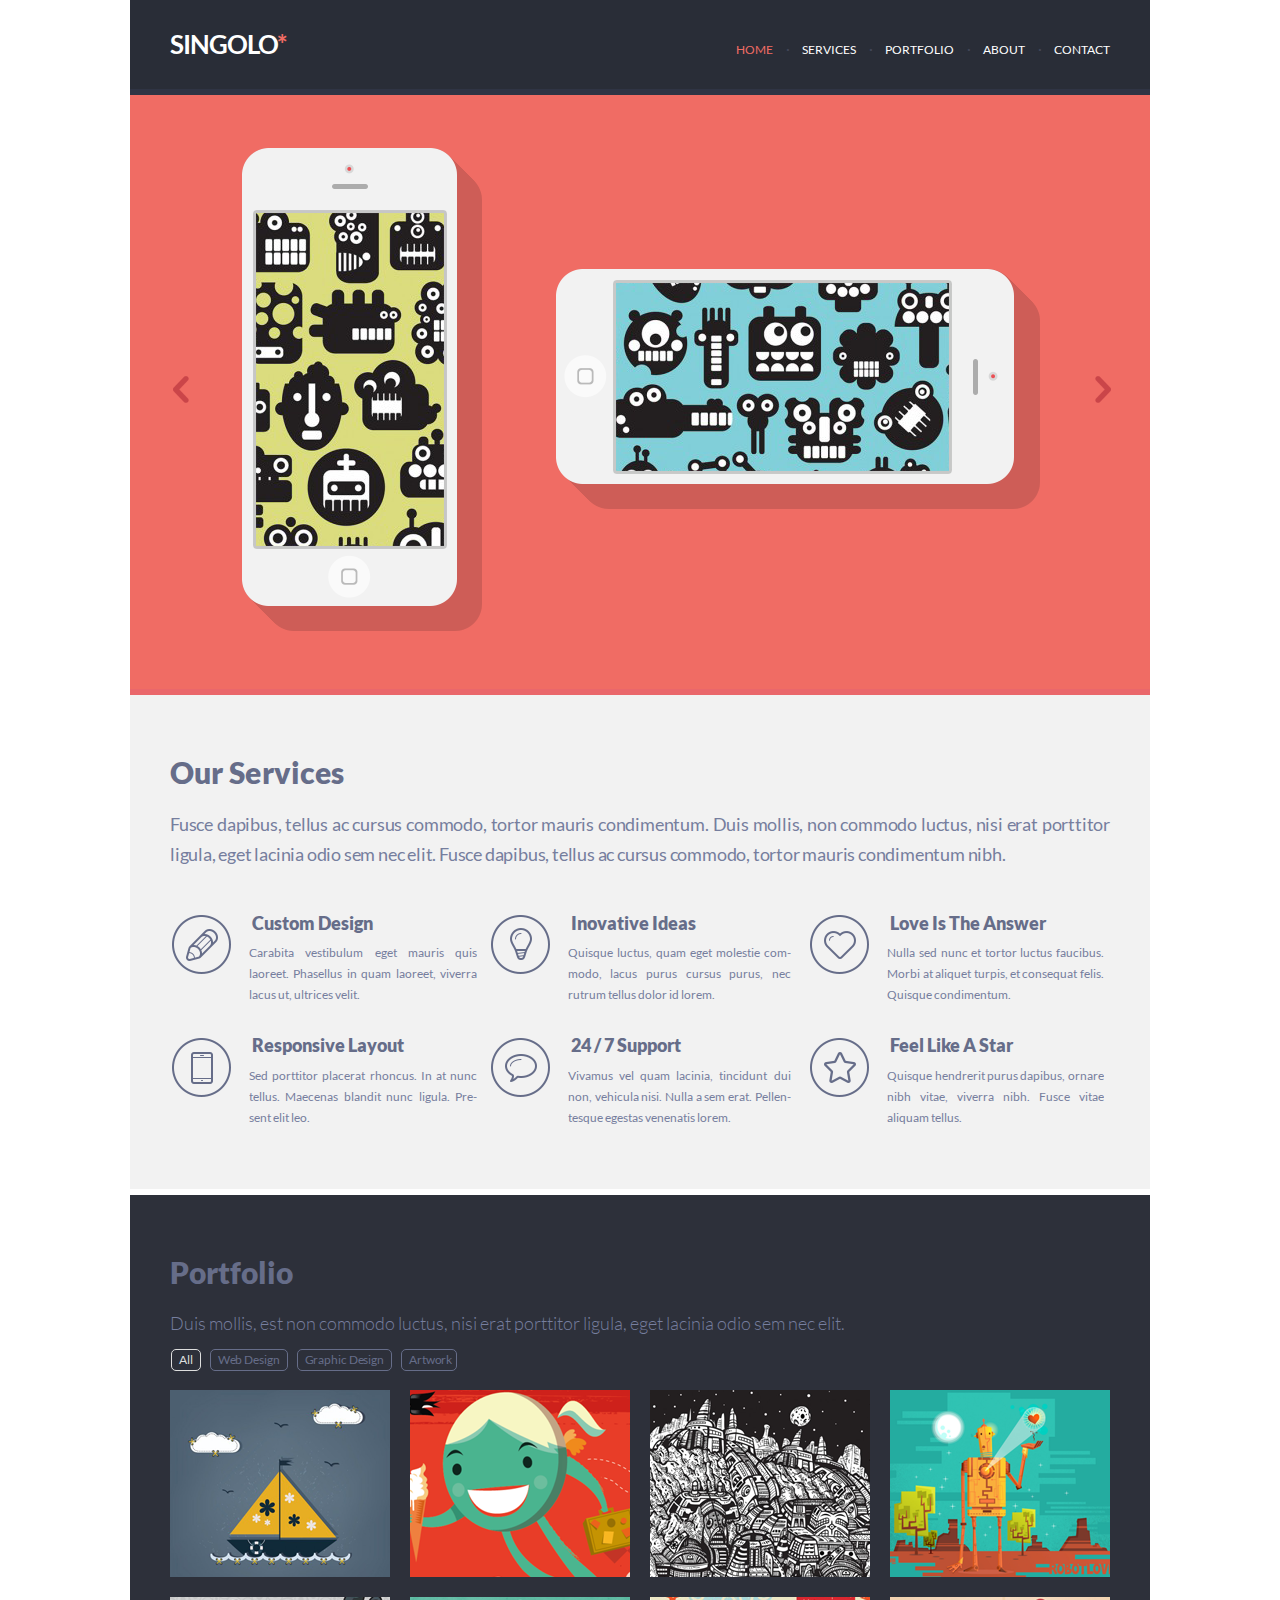
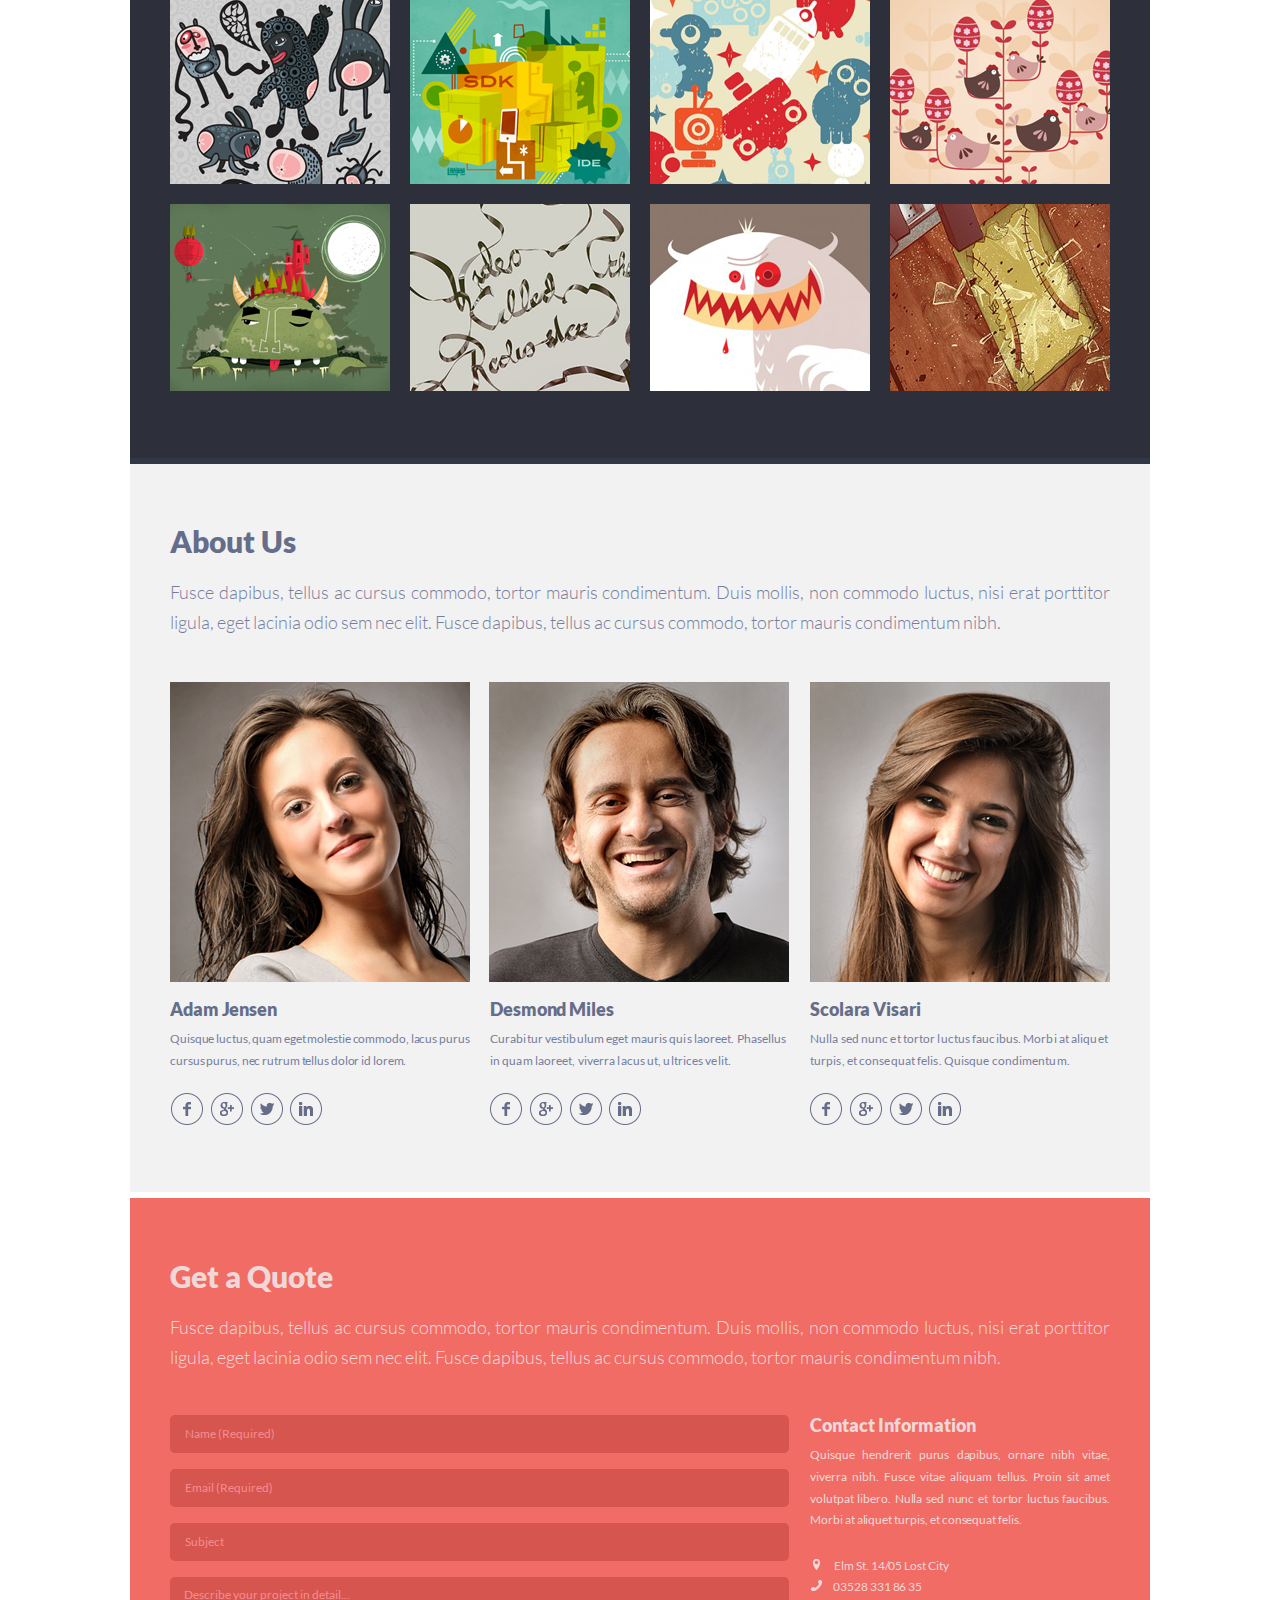
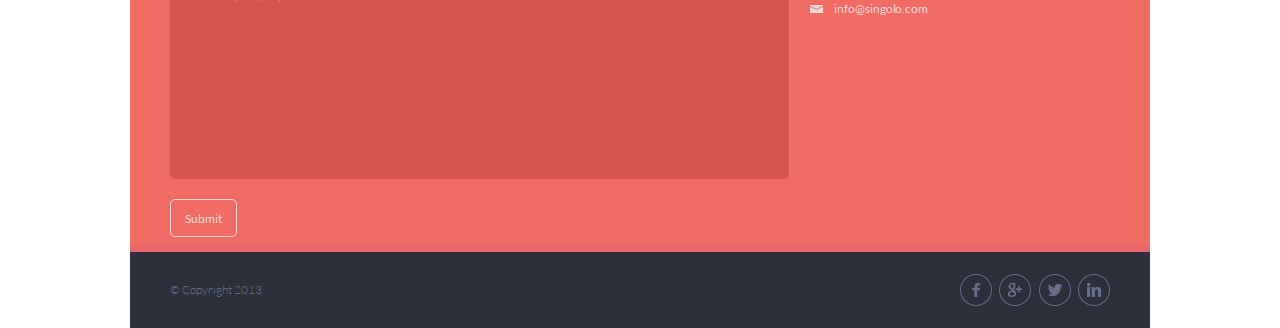
<file: index.html>
<!DOCTYPE html>
<html lang="en">
<head>
  <meta charset="UTF-8">
  <meta name="viewport" content="width=device-width, initial-scale=1.0">
  <title>Singolo</title>
  <link rel="stylesheet" href="style.css">
</head>
<body>
  <header>
    <div class="wrapper">  
      <div class="logo">     
        <a href="#" class="logo-header uppercase"><h1>Singolo<span class="logo-star">*</span></h1></a>
      </div> 
      <nav class="navigation">
        <div class="navigation__item uppercase"><a class="navigation__item-selected" href="#">Home</a></div>
        <div class="navigation__separator">.</div>
        <div class="navigation__item uppercase">Services</div>
        <div class="navigation__separator">.</div>
        <div class="navigation__item uppercase">Portfolio</div>
        <div class="navigation__separator">.</div>
        <div class="navigation__item uppercase">About</div>
        <div class="navigation__separator">.</div>
        <div class="navigation__item uppercase">Contact</div>
      </nav>
    </div>
  </header>

  <main>
    <div class="slider">
      <div class="slider__arrow">
        <img class="sliders__arrow-left" src="assets/img/chev_left.png" alt="Arrow Left">
      </div>
      <div class="slider__phone">
        <img class="slider__phone-vertical" src="assets/img/iPhone Vertical.png" alt="Phone">
        <img class="slider__phone-horisontal" src="assets/img/iPhone Horizontal.png" alt="Phone">
      </div>
      <div class="slider__arrow">
        <img class="slider__arrow-right" src="assets/img/chev_right.png" alt="Arrow right">
      </div>
    </div>

    <section class="our-services">
      <div class="wrapper">
        <h2>Our Services</h2>
        <p class="our-services__description">Fusce dapibus, tellus ac cursus commodo, tortor mauris condimentum. Duis mollis, non commodo luctus, nisi erat porttitor ligula, eget lacinia odio sem nec elit. Fusce dapibus, tellus ac cursus commodo, tortor mauris condimentum nibh.</p>
        <div class="layout-3-column">
          <div class="services">
            <img class="services__icon" src="assets/img/icons/icon_pen.png" alt="Icon Pen">
            <div class="services__description">
              <h3>Custom Design</h3>
              <p>Carabita vestibulum eget mauris quis laoreet. Phasellus in quam laoreet, viverra lacus ut, ultrices velit.</p>
            </div>
          </div>
        <div class="services">
          <img class="services__icon" src="assets/img/icons/icon_lamp.png" alt="Icon lamp">
          <div class="services__description">
            <h3>Inovative Ideas</h3>
            <p>Quisque luctus, quam eget molestie com-modo, lacus purus cursus purus, nec rutrum tellus dolor id lorem.</p>
          </div>
        </div>
        <div class="services">
          <img class="services__icon" src="assets/img/icons/icon_heart.png" alt="Icon Heart">
          <div class="services__description">
            <h3>Love Is The Answer</h3>
            <p>Nulla sed nunc et tortor luctus faucibus. Morbi at aliquet turpis, et consequat felis. Quisque condimentum.</p>
          </div>
        </div>
        <div class="services">
          <img class="services__icon" src="assets/img/icons/icon_phone.png" alt="Icon Phone">
          <div class="services__description">
            <h3>Responsive Layout</h3>
            <p>Sed porttitor placerat rhoncus. In at nunc tellus. Maecenas blandit nunc ligula. Pre-sent elit leo.</p>
          </div>
        </div>
        <div class="services">
          <img class="services__icon" src="assets/img/icons/icon_bubble.png" alt="Icon ChatBubble">
          <div class="services__description">
            <h3>24 / 7 Support</h3>
            <p>Vivamus vel quam lacinia, tincidunt dui non, vehicula nisi. Nulla a sem erat. Pellen-tesque egestas venenatis lorem.</p>
          </div>
        </div>
        <div class="services">
          <img class="services__icon" src="assets/img/icons/icon_star.png" alt="Icon Star">
          <div class="services__description">
            <h3>Feel Like A Star</h3>
            <p>Quisque hendrerit purus dapibus, ornare nibh vitae, viverra nibh. Fusce vitae aliquam tellus.</p>
          </div> 
        </div>
      </div>
    </section>

		<section class="portfolio">
			<div class="wrapper">
				<h2>Portfolio</h2>
				<p>Duis mollis, est non commodo luctus, nisi erat porttitor ligula, eget lacinia odio sem nec elit.</p>
				<div class="portfolio__tags">
					<button class="tag selected">All</button>
					<button class="tag">Web Design</button>
					<button class="tag">Graphic Design</button>
					<button class="tag">Artwork</button>
				</div>
				<div class="portfolio__pictures">
					<img class="portfolio__picture" src="assets/img/image-1.png" alt="Ship illustration">
					<img class="portfolio__picture" src="assets/img/image-2.png" alt="Smiling girl with ice-cream illustration">
					<img class="portfolio__picture" src="assets/img/image-3.png" alt="City black and white illustration">
					<img class="portfolio__picture" src="assets/img/image-4.png" alt="Robot illustration">
					<img class="portfolio__picture" src="assets/img/image-5.png" alt="Strange animals illustration">
					<img class="portfolio__picture" src="assets/img/image-6.png" alt="Building with SDK title illustration">
					<img class="portfolio__picture" src="assets/img/image-7.png" alt="Robots illustration">
					<img class="portfolio__picture" src="assets/img/image-8.png" alt="Hens illustration">
					<img class="portfolio__picture" src="assets/img/image-9.png" alt="Monster with castle on top illustration">
					<img class="portfolio__picture" src="assets/img/image-10.png" alt="Calligraphy „Video killed Radio“">
					<img class="portfolio__picture" src="assets/img/image-11.png" alt="Creepy Monster illustration">
					<img class="portfolio__picture" src="assets/img/image-12.png" alt="Broken Glass illustration">
				</div>
			</div>
		</section>
	
		<section class="about-us">
			<div class="wrapper">
				<h2>About Us</h2>
				<p>Fusce dapibus, tellus ac cursus commodo, tortor mauris condimentum. Duis mollis, non commodo luctus, nisi erat porttitor ligula, eget lacinia odio sem nec elit. Fusce dapibus, tellus ac cursus commodo, tortor mauris condimentum nibh.</p>
				<div class="about-us__layout-3-column">
					<div class="about-us__employee">
						<img class="about-us__employee-photo" src="assets/img/photo-Adam.png" alt="Adam Jensen">
						<h3>Adam Jensen</h3>
						<p>Quisque luctus, quam eget molestie commodo, lacus purus cursus purus, nec rutrum tellus dolor id lorem.</p>
						<div class="about-us__social-media">
							<a href="#"><img class="icon" src="assets/img/icons/icon-facebook.png" alt="facebook logo"></a>
							<a href="#"><img class="icon" src="assets/img/icons/icon-google+.png" alt="google+ logo"></a>
							<a href="#"><img class="icon" src="assets/img/icons/icon-twitter.png" alt="twitter logo"></a>
							<a href="#"><img class="icon" src="assets/img/icons/icon-linkedin.png" alt="linkedin logo"></a>
						</div>
					</div>
					<div class="about-us__employee">
						<img class="about-us__employee-photo" src="assets/img/photo-Desmond.png" alt="Desmond Miles">
						<h3>Desmond Miles</h3>
						<p>Curabitur vestibulum eget mauris quis laoreet. Phasellus in quam laoreet, viverra lacus ut, ultrices velit.</p>
						<div class="about-us__social-media">
							<a href="#"><img class="icon icon_facebook" src="assets/img/icons/icon-facebook.png" alt="facebook logo"></a>
							<a href="#"><img class="icon" src="assets/img/icons/icon-google+.png" alt="google+ logo"></a>
							<a href="#"><img class="icon" src="assets/img/icons/icon-twitter.png" alt="twitter logo"></a>
							<a href="#"><img class="icon" src="assets/img/icons/icon-linkedin.png" alt="linkedin logo"></a>
						</div>
					</div>
					<div class="about-us__employee">
						<img class="about-us__employee-photo" src="assets/img/photo-Scolara.png" alt="Scolara Visari">
						<h3>Scolara Visari</h3>
						<p>Nulla sed nunc et tortor luctus faucibus. Morbi at aliquet turpis, et consequat felis. Quisque condimentum.</p>
						<div class="about-us__social-media">
							<a href="#"><img class="icon icon_facebook" src="assets/img/icons/icon-facebook.png" alt="facebook logo"></a>
							<a href="#"><img class="icon" src="assets/img/icons/icon-google+.png" alt="google+ logo"></a>
							<a href="#"><img class="icon" src="assets/img/icons/icon-twitter.png" alt="twitter logo"></a>
							<a href="#"><img class="icon" src="assets/img/icons/icon-linkedin.png" alt="linkedin logo"></a>
						</div>
					</div> 
				</div>
			</div>
		</section>

		<section class="contacts">
			<div class="wrapper">
				<h2>Get a Quote</h2>
				<p>Fusce dapibus, tellus ac cursus commodo, tortor mauris condimentum. Duis mollis, non commodo luctus, nisi erat porttitor ligula, eget lacinia odio sem nec elit. Fusce dapibus, tellus ac cursus commodo, tortor mauris condimentum nibh.</p>	
				<div class="contact-form">
					<form method="POST">
						<input type="text" name="name" placeholder="Name (Required)" required>
						<input type="email" name="email" placeholder="Email (Required)" required>
						<input type="text" name="subject" placeholder="Subject">
						<textarea name="message" placeholder="Describe your project in detail..." cols="30" rows="13"></textarea>
						<button type="submit" formmethod="POST">Submit</button>
					</form>
					<div class="contact-form__info">
						<h3>Contact Information</h3>
						<p>Quisque hendrerit purus dapibus, ornare nibh vitae, viver&shy;ra nibh. Fusce vitae aliquam tellus. Proin sit amet volutpat libero. Nulla sed nunc et tortor luctus faucibus. Morbi at aliquet turpis, et consequat felis.</p>
						<p class="address"><img class="geolocation" src="assets/img/icons/location.png" alt="#">Elm St. 14/05 Lost City</p>
						<a class="phone" href="tel:035283318635"><img src="assets/img/icons/phone.png" alt="#">03528 331 86 35</a>
						<a class="email" href="mailto:info@singolo.com"><img src="assets/img/icons/mail.png" alt="#">info@singolo.com</a>
					</div>
				</div>
			</div>
		</section>
  </main>
    
	<footer>
		<div class="wrapper">
			<div class="copyright">&copy; Copyright 2013</div>
				<div class="social-media">
					<a href="#"><img class="social-media__icon" src="assets/img/icons/icon-facebook.png" alt="facebook logo"></a>
					<a href="#"><img class="social-media__icon" src="assets/img/icons/icon-google+.png" alt="google+ logo"></a>
					<a href="#"><img class="social-media__icon" src="assets/img/icons/icon-twitter.png" alt="twitter logo"></a>
					<a href="#"><img class="social-media__icon" src="assets/img/icons/icon-linkedin.png" alt="linkedin logo"></a>
				</div>
      </div>
    </div>
  </footer>
</body>
</html>
</file>
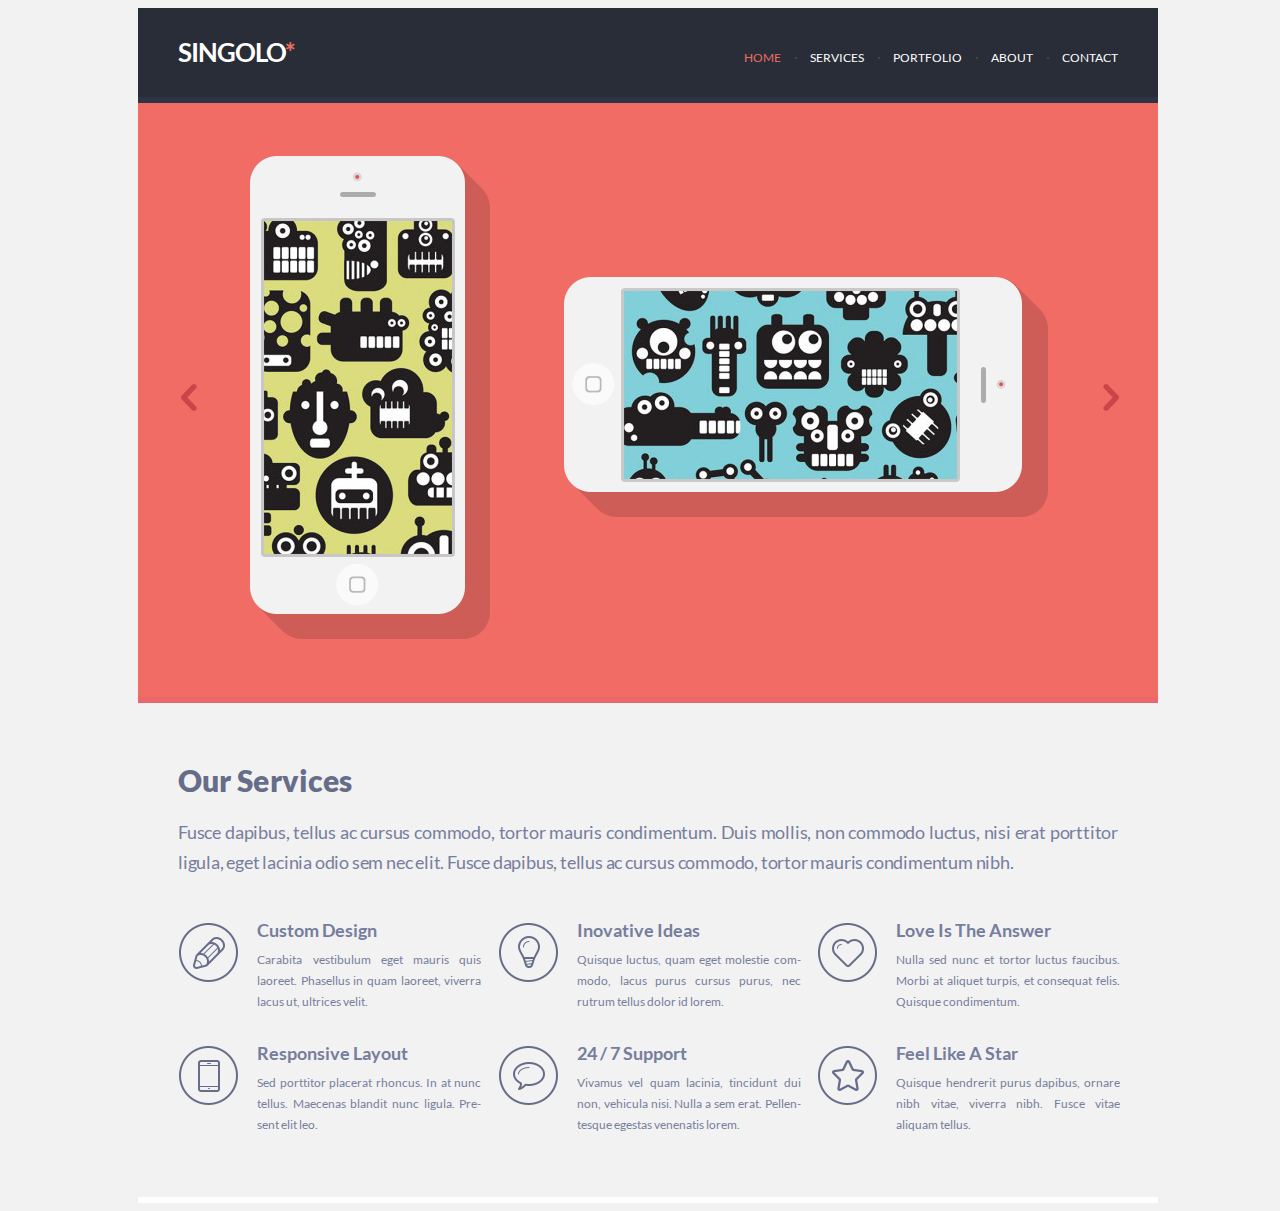
<file: singolo1.html>
<!DOCTYPE html>
<html lang="en">
<head>
    <meta charset="UTF-8">
    <meta name="viewport" content="width=device-width, initial-scale=1.0">
    <title>Singolo</title>
    <link rel="stylesheet" href="singolo1.css">
</head>
<body>
    <header>
        <div class="wrapper">  
            <div class="logo">         
                <a href="#" class="logo-header uppercase"><h1>Singolo<span class="logo-star">*</span></h1></a>
            </div> 
            <nav class="navigation">
                <div class="navigation__item uppercase"><a class="navigation__item-selected" href="#">Home</a></div>
                <div class="navigation__separator">.</div>
                <div class="navigation__item uppercase">Services</div>
                <div class="navigation__separator">.</div>
                <div class="navigation__item uppercase">Portfolio</div>
                <div class="navigation__separator">.</div>
                <div class="navigation__item uppercase">About</div>
                <div class="navigation__separator">.</div>
                <div class="navigation__item uppercase">Contact</div>
            </nav>
        </div>
    </header>
    <main>
        <div class="slider">
                <div class="slider__arrow">
                    <img class="sliders__arrow-left" src="assets/img/chev_left.png" alt="Arrow Left">
                </div>
                <div class="slider__phone">
                    <img class="slider__phone-vertical" src="assets/img/iPhone Vertical.png" alt="Phone">
                    <img class="slider__phone-horisontal" src="assets/img/iPhone Horizontal.png" alt="Phone">
                </div>
                <div class="slider__arrow">
                    <img class="slider__arrow-right" src="assets/img/chev_right.png" alt="Arrow right">
                </div>
        </div>
        <section class="our-services">
            <div class="wrapper">
            <h2>Our Services</h2>
            <p class="our-services__description">Fusce dapibus, tellus ac cursus commodo, tortor mauris condimentum. Duis mollis, non commodo luctus, nisi erat porttitor ligula, eget lacinia odio sem nec elit. Fusce dapibus, tellus ac cursus commodo, tortor mauris condimentum nibh.</p>
                <div class="layout-3-column">
                    <div class="services">
                        <img class="icon" src="assets/img/icons/icon_pen.png" alt="Icon Pen">
                        <div class="services__description">
                            <h3>Custom Design</h3>
                            <p>Carabita vestibulum eget mauris quis laoreet. Phasellus in quam laoreet, viverra lacus ut, ultrices velit.</p>
                        </div>
                    </div>
                    <div class="services">
                        <img class="icon" src="assets/img/icons/icon_lamp.png" alt="Icon lamp">
                        <div class="services__description">
                            <h3>Inovative Ideas</h3>
                            <p>Quisque luctus, quam eget molestie com-modo, lacus purus cursus purus, nec rutrum tellus dolor id lorem.</p>
                        </div>
                    </div>
                    <div class="services">
                        <img class="icon" src="assets/img/icons/icon_heart.png" alt="Icon Heart">
                        <div class="services__description">
                            <h3>Love Is The Answer</h3>
                            <p>Nulla sed nunc et tortor luctus faucibus. Morbi at aliquet turpis, et consequat felis. Quisque condimentum.</p>
                        </div>
                    </div>
                    <div class="services">
                        <img class="icon" src="assets/img/icons/icon_phone.png" alt="Icon Phone">
                        <div class="services__description">
                            <h3>Responsive Layout</h3>
                            <p>Sed porttitor placerat rhoncus. In at nunc tellus. Maecenas blandit nunc ligula. Pre-sent elit leo.</p>
                        </div>
                    </div>
                    <div class="services">
                        <img class="icon" src="assets/img/icons/icon_bubble.png" alt="Icon ChatBubble">
                        <div class="services__description">
                            <h3>24 / 7 Support</h3>
                            <p>Vivamus vel quam lacinia, tincidunt dui non, vehicula nisi. Nulla a sem erat. Pellen-tesque egestas venenatis lorem.</p>
                        </div>
                    </div>
                    <div class="services">
                        <img class="icon" src="assets/img/icons/icon_star.png" alt="Icon Star">
                        <div class="services__description">
                            <h3>Feel Like A Star</h3>
                            <p>Quisque hendrerit purus dapibus, ornare nibh vitae, viverra nibh. Fusce vitae aliquam tellus.</p>
                        </div> 
                    </div>
                </div>

            </div>
        </section>
    </main>
</body>
</html>
</file>
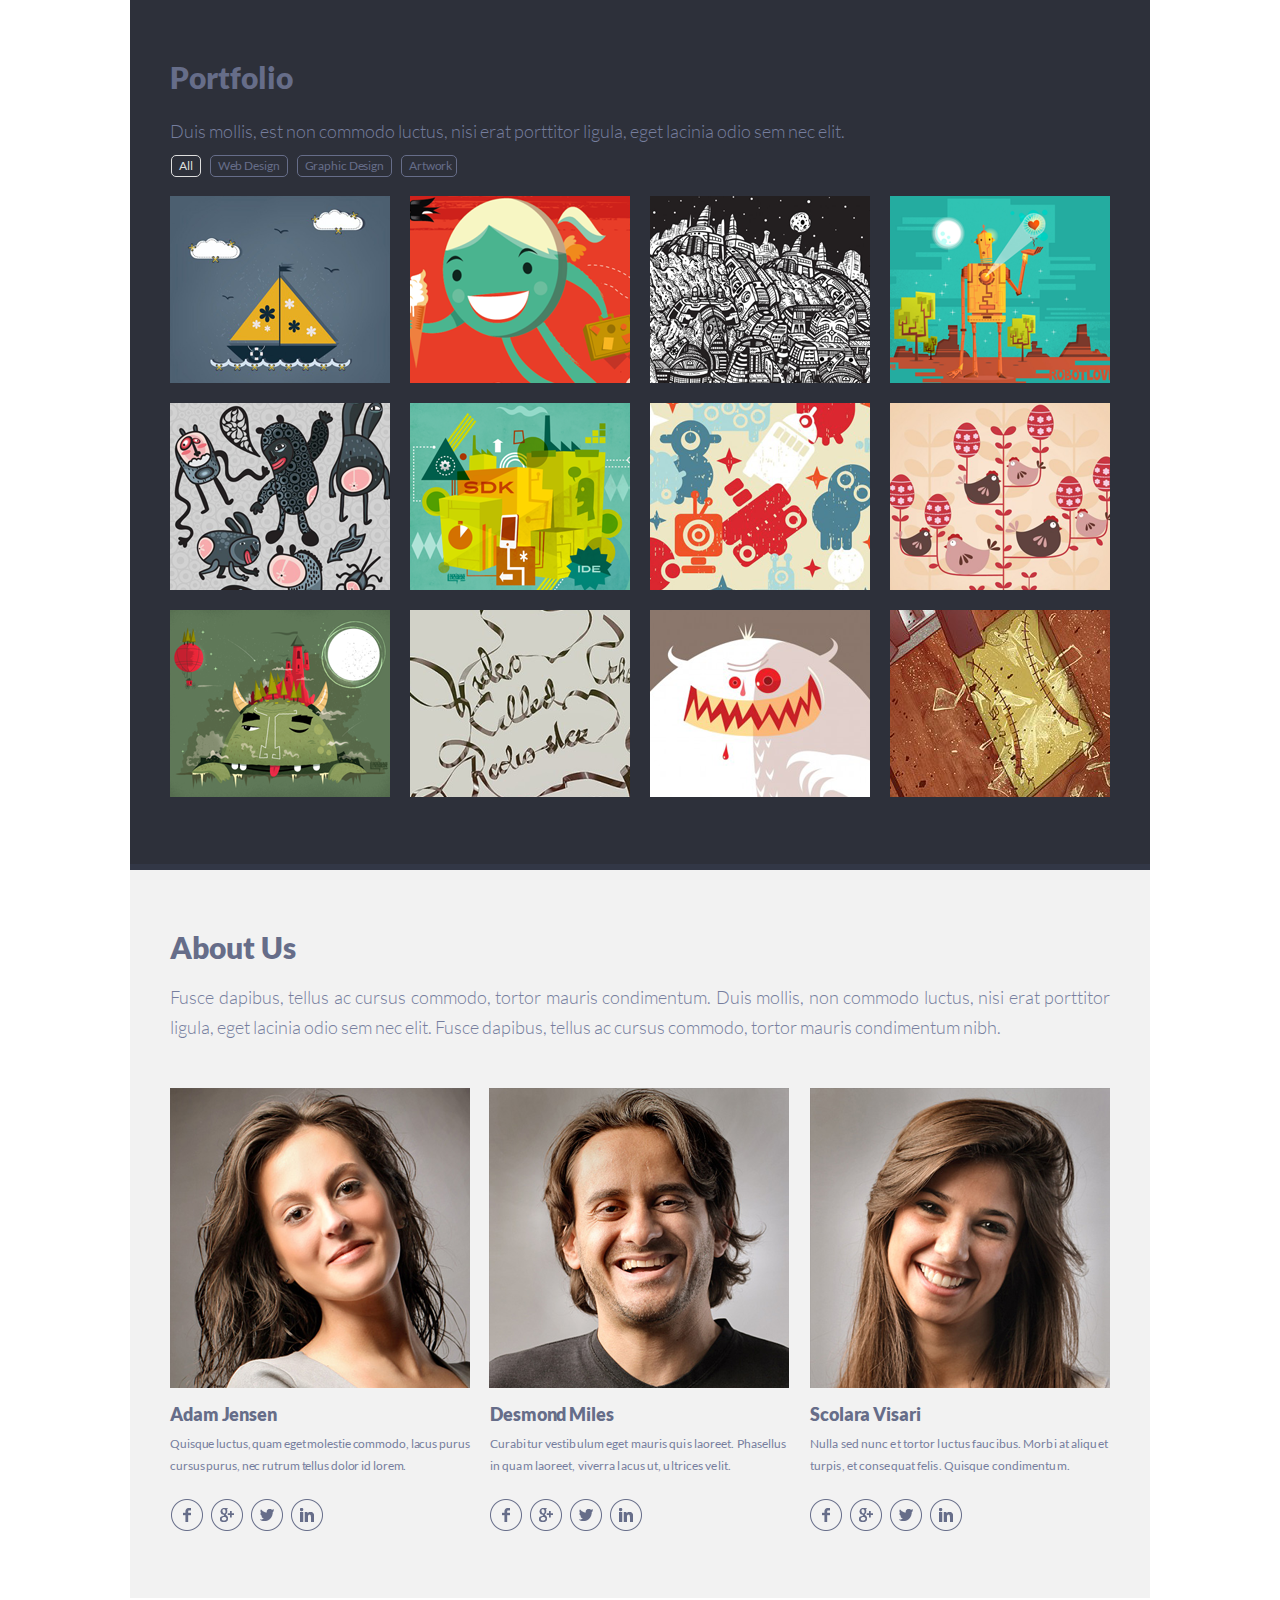
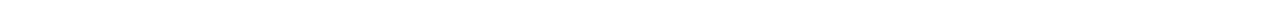
<file: singolo2.html>
<!DOCTYPE html>
<html lang="en">
<head>
    <meta charset="UTF-8">
    <meta name="viewport" content="width=device-width, initial-scale=1.0">
    <link rel="stylesheet" href="singolo2.css">
    <title>Singolo</title>
</head>
<body>
    <section class="portfolio">
      <div class="wrapper">
        <h2>Portfolio</h2>
        <p>Duis mollis, est non commodo luctus, nisi erat porttitor ligula, eget lacinia odio sem nec elit.</p>
        <div class="portfolio__tags">
          <button class="tag selected">All</button>
          <button class="tag">Web Design</button>
          <button class="tag">Graphic Design</button>
          <button class="tag">Artwork</button>
        </div>
        <div class="portfolio__pictures">
            <img class="portfolio__picture" src="assets/img/image-1.png" alt="Ship illustration">
            <img class="portfolio__picture" src="assets/img/image-2.png" alt="Smiling girl with ice-cream illustration">
            <img class="portfolio__picture" src="assets/img/image-3.png" alt="City black and white illustration">
            <img class="portfolio__picture" src="assets/img/image-4.png" alt="Robot illustration">
            <img class="portfolio__picture" src="assets/img/image-5.png" alt="Strange animals illustration">
            <img class="portfolio__picture" src="assets/img/image-6.png" alt="Building with SDK title illustration">
            <img class="portfolio__picture" src="assets/img/image-7.png" alt="Robots illustration">
            <img class="portfolio__picture" src="assets/img/image-8.png" alt="Hens illustration">
            <img class="portfolio__picture" src="assets/img/image-9.png" alt="Monster with castle on top illustration">
            <img class="portfolio__picture" src="assets/img/image-10.png" alt="Calligraphy „Video killed Radio“">
            <img class="portfolio__picture" src="assets/img/image-11.png" alt="Creepy Monster illustration">
            <img class="portfolio__picture" src="assets/img/image-12.png" alt="Broken Glass illustration">
        </div>
      </div>
    </section>

    <section class="about-us">
      <div class="wrapper">
        <h2>About Us</h2>
        <p>Fusce dapibus, tellus ac cursus commodo, tortor mauris condimentum. Duis mollis, non commodo luctus, nisi erat porttitor ligula, eget lacinia odio sem nec elit. Fusce dapibus, tellus ac cursus commodo, tortor mauris condimentum nibh.</p>
        <div class="layout-3-column">
          <div class="about-us__employee">
            <img class="about-us__employee-photo" src="assets/img/photo-Adam.png" alt="Adam Jensen">
            <h3>Adam Jensen</h3>
            <p>Quisque luctus, quam eget molestie commodo, lacus purus cursus purus, nec rutrum tellus dolor id lorem.</p>
            <div class="social-media">
              <a href="#"><img class="icon" src="assets/img/icons/icon-facebook.png" alt="facebook logo"></a>
              <a href="#"><img class="icon" src="assets/img/icons/icon-google+.png" alt="google+ logo"></a>
              <a href="#"><img class="icon" src="assets/img/icons/icon-twitter.png" alt="twitter logo"></a>
              <a href="#"><img class="icon" src="assets/img/icons/icon-linkedin.png" alt="linkedin logo"></a>
            </div>
          </div>
          <div class="about-us__employee">
            <img class="about-us__employee-photo" src="assets/img/photo-Desmond.png" alt="Desmond Miles">
            <h3>Desmond Miles</h3>
            <p>Curabitur vestibulum eget mauris quis laoreet. Phasellus in quam laoreet, viverra lacus ut, ultrices velit.</p>
            <div class="social-media">
              <a href="#"><img class="icon icon_facebook" src="assets/img/icons/icon-facebook.png" alt="facebook logo"></a>
              <a href="#"><img class="icon" src="assets/img/icons/icon-google+.png" alt="google+ logo"></a>
              <a href="#"><img class="icon" src="assets/img/icons/icon-twitter.png" alt="twitter logo"></a>
              <a href="#"><img class="icon" src="assets/img/icons/icon-linkedin.png" alt="linkedin logo"></a>
            </div>
          </div>
          <div class="about-us__employee">
            <img class="about-us__employee-photo" src="assets/img/photo-Scolara.png" alt="Scolara Visari">
            <h3>Scolara Visari</h3>
            <p>Nulla sed nunc et tortor luctus faucibus. Morbi at aliquet turpis, et consequat felis. Quisque condimentum.</p>
            <div class="social-media">
              <a href="#"><img class="icon icon_facebook" src="assets/img/icons/icon-facebook.png" alt="facebook logo"></a>
              <a href="#"><img class="icon" src="assets/img/icons/icon-google+.png" alt="google+ logo"></a>
              <a href="#"><img class="icon" src="assets/img/icons/icon-twitter.png" alt="twitter logo"></a>
              <a href="#"><img class="icon" src="assets/img/icons/icon-linkedin.png" alt="linkedin logo"></a>
            </div>
          </div> 
        </div>
      </div>
    </section>
  </body>
</html>
</file>
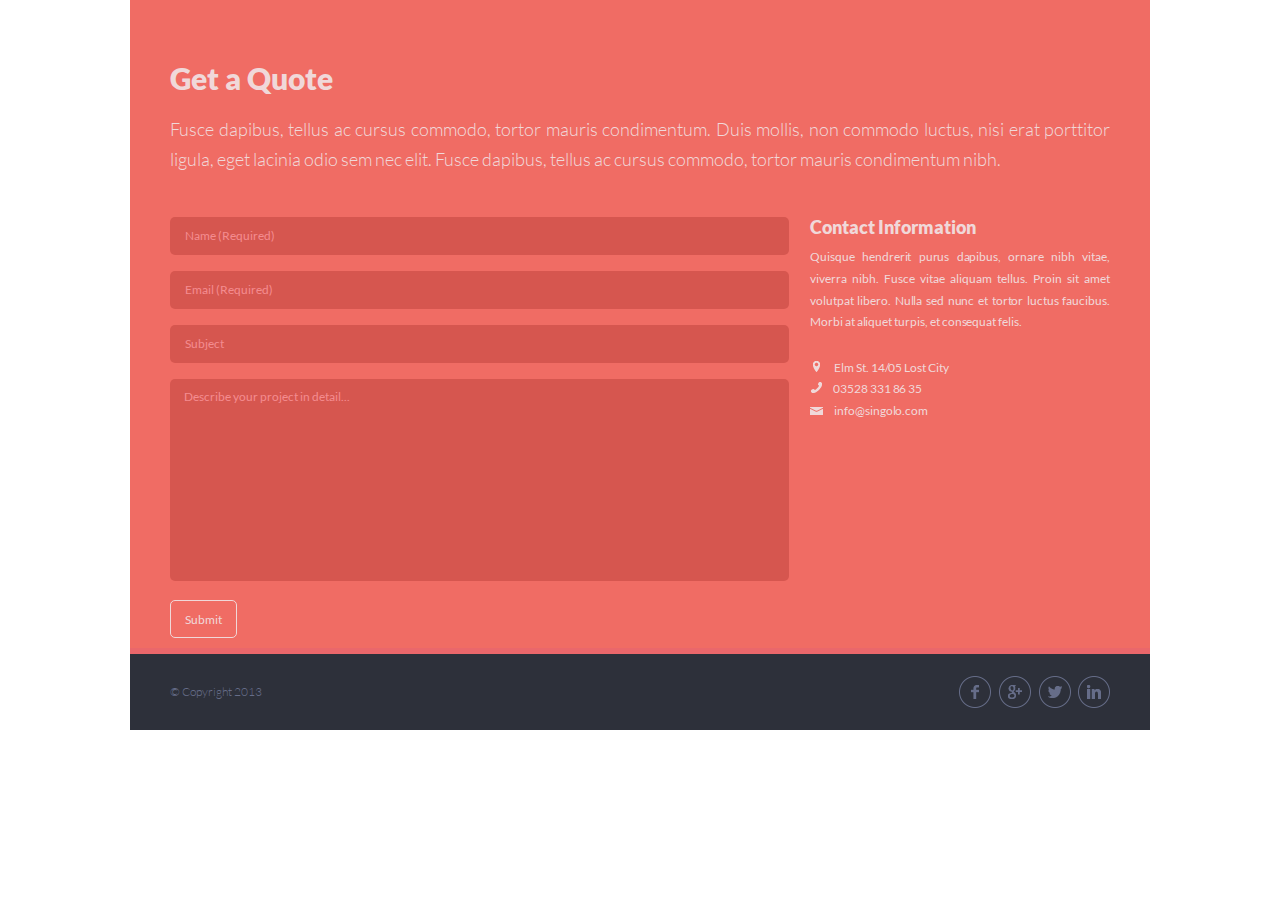
<file: singolo3.html>
<!DOCTYPE html>
<html lang="en">
<head>
  <meta charset="UTF-8">
  <meta name="viewport" content="width=device-width, initial-scale=1.0">
  <link rel="stylesheet" href="singolo3.css">
  <title>Document</title>
</head>
<body>
  <section class="contacts">
    <div class="wrapper">
      <h2>Get a Quote</h2>
      <p>Fusce dapibus, tellus ac cursus commodo, tortor mauris condimentum. Duis mollis, non commodo luctus, nisi erat porttitor ligula, eget lacinia odio sem nec elit. Fusce dapibus, tellus ac cursus commodo, tortor mauris condimentum nibh.</p>
    
    <div class="contact-form">
      <form method="POST">
        <input type="text" name="name" placeholder="Name (Required)" required>
        <input type="email" name="email" placeholder="Email (Required)" required>
        <input type="text" name="subject" placeholder="Subject">
        <textarea name="message" placeholder="Describe your project in detail..." cols="30" rows="13"></textarea>
        <button type="submit" formmethod="POST">Submit</button>
      </form>
      <div class="contact-form__info">
        <h3>Contact Information</h3>
        <p>Quisque hendrerit purus dapibus, ornare nibh vitae, viver&shy;ra nibh. Fusce vitae aliquam tellus. Proin sit amet volutpat libero. Nulla sed nunc et tortor luctus faucibus. Morbi at aliquet turpis, et consequat felis.</p>
        <p class="address"><img class="geolocation" src="assets/img/icons/location.png" alt="#">Elm St. 14/05 Lost City</p>
        <a class="phone" href="tel:035283318635"><img src="assets/img/icons/phone.png" alt="#">03528 331 86 35</a>
        <a class="email" href="mailto:info@singolo.com"><img src="assets/img/icons/mail.png" alt="#">info@singolo.com</a>
      </div>
    </div>
  </div>
  </section>

  <footer>
    <div class="wrapper">
      <div class="copyright">&copy; Copyright 2013</div>
      <div class="social-media">
        <a href="#"><img class="social-media__icon" src="assets/img/icons/icon-facebook.png" alt="facebook logo"></a>
        <a href="#"><img class="social-media__icon" src="assets/img/icons/icon-google+.png" alt="google+ logo"></a>
        <a href="#"><img class="social-media__icon" src="assets/img/icons/icon-twitter.png" alt="twitter logo"></a>
        <a href="#"><img class="social-media__icon" src="assets/img/icons/icon-linkedin.png" alt="linkedin logo"></a>
      </div>
    </div>
  </footer>
</body>
</html>
</file>
<file: style.css>
@import "./fonts.css";

html {
  width: 1020px;
  margin: 0 auto;
}

body {
  margin: 0;
  font-size: 18px;
  font-family: "Lato", sans-serif;
  color: #767e9e;
  background-color: white;
}    

.uppercase {
  text-transform: uppercase;
}

.wrapper {
  max-width: 1020px;
  margin: 0 auto;
}

header {
  height: 89px;
  background-color: #292d37;
  border-bottom: #2f3444 6px solid;
}

h2,
h3 {
  margin-block-start: 0;
  margin-block-end: 0;
  font-weight: 900;
  color: #666d89;
}

h2 {
  font-size: 30px;
}

h3 {
  font-size: 18px;
  letter-spacing: -0.01em;
  line-height: 0.8em;
}

p{
  color: #767e9e;
}

a {
  text-decoration: none;
  color: #ffffff;
}
 
.navigation {
  display: flex;
  justify-content: flex-end;
}

.logo {
  position: absolute;
  letter-spacing: -1px;
  margin-top: 15px;
  margin-left: 0px;
  font-size: 13px;
  line-height: 25px;
  color: #ffffff;
  font-family: "Lato", serif;
  font-weight: 100;
}

.logo-star {
  color: #f06c64;
}

.navigation__item {
  margin: 42px 0 20px 0;
  font-size: 12px;
  color: #ffffff;
  font-family: "Lato", serif;
  font-weight: 400;
}

.navigation__item:hover {
  color: #f06c64;
  cursor: pointer;
}

.navigation__item-selected {
  color: #f06c64;
}

.navigation__separator {
  padding: 33px 12px 25px 13px;
  color: #424657;
}

.slider {
  height: 594px;
  display: flex;
  align-items: center;
  justify-content: space-between;
  background-color: #f06c64;
  border-bottom: 6px solid #ea676b;
}

.slider__arrow {
  width: 5.4%;
  padding-bottom: 1.8px;
  cursor: pointer;
}

.sliders__arrow-left {
  padding-left: 42.5px;
  padding-bottom: 0px;
}

.slider__phone {
  display: flex;
  justify-content: space-between;
  align-items: center;
}

.slider__phone-horisontal {
  height: 240px;
  margin-left: 73.5px;
  margin-bottom: 6px;
}

.slider__phone-vertical {
  margin-bottom: 6px;
  margin-left: 2.4px;
}

.our-services {
  background-color: #f2f2f2;
  height: 494px;
  border-bottom: 6px solid #ffffff;
}

.our-services h2 {
  margin: 0;
  padding: 68px 0 0 0;
  font-size: 30px;
  letter-spacing: 0.1px;
  line-height: 18px;
  color: #666d89;
  font-weight: 900;
  text-align: left;
}

.our-services__description {
  padding: 9.5px 0;
  line-height: 30px;
  text-align: justify;
  letter-spacing: -0.2px;
}

.layout-3-column {
  display: flex;
  flex-wrap: wrap;
  justify-content: space-around;
  align-items: center;
}

.services__icon {
  margin-top: -30px;
  padding-left: 1px;
}

.layout-3-column .services:nth-child(3) .services__icon,
.layout-3-column .services:nth-child(6) .services__icon {
  margin-left: 7.5px;
  padding-left: 0;
}

.layout-3-column .services:nth-child(1) .services__icon,
.layout-3-column .services:nth-child(4) .services__icon {
  margin-left: -5px;
  padding-left: 0;
}

.layout-3-column .services:nth-child(4) .services__icon,
.layout-3-column .services:nth-child(5) .services__icon,
.layout-3-column .services:nth-child(6) .services__icon {
  margin-top: -29px;
}

.services {
  display: flex;
  align-items: center;
  max-width: 32%;
}

.services__description {
  margin-left: 18px;
  margin-top: 20px;
  margin-right: 0px;
  overflow: hidden;
}

.services__description h3 {
  font-size: 18px;
  letter-spacing: 0px;
  margin-bottom: 8px;
  padding-left: 3px;
}

.services__description p {
  color: #767e9e;
  font-family: "Lato", sans-serif;
  font-size: 12px;
  line-height: 21px;
  text-align: justify;
  max-height: 136px;
  margin-top: 12px;
  margin-bottom: 18px;
  overflow: hidden;
}

.layout-3-column .services:nth-child(4),
.layout-3-column .services:nth-child(5),
.layout-3-column .services:nth-child(6) {
  margin-top: -5px;
  padding-left: 0px;
}

.layout-3-column .services:nth-child(6) {
  padding-left: 0px;
}

.layout-3-column .services:nth-child(1),
.layout-3-column .services:nth-child(4) {
  padding-left: .5px;
}

.portfolio p {
  margin-bottom: 12px;
  font-size: 18px;
  font-weight: 300;
  text-align: left;
}

.wrapper {
  width: 1020px;
  padding: 0 40px;
  margin: 0 auto;
  box-sizing: border-box;
}

button {
  padding: 0;
  font: inherit;
  cursor: pointer;
  color: #767e9e;
  background-color: transparent;
  border: none;
  outline: none;
}

button:disabled {
  opacity: 0.7;
  cursor: default;
}

.portfolio {
  padding-top: 59px;
  padding-bottom: 27px;
  height: 777px;
  background-color: #2d303a;
  border-bottom: 6px solid #323746;
}

.portfolio p {
  margin-top: 22px;
}

.portfolio__tags {
  margin: 10px 0 19px;
  padding-left: 1px;
  padding-bottom: 0;
}

.portfolio__tags .tag {
  padding: 4px 7px 4px;
  font-size: 12px;
  line-height: 12px;
  letter-spacing: -0.11px;
  color: #666d89;
  border: 1px solid #666d89;
  border-radius: 5px;
}

.portfolio__tags .tag:last-child {
  padding-right: 4px;
}

.portfolio__tags .tag:hover {
  color: #dedede;
  border-color: #dedede;
}

.portfolio__tags .tag:not(:first-child) {
  margin-left: 6px;
}

.portfolio__tags .tag.selected {
  color: #dedede;
  border-color: #dedede;
  cursor: default;
}

.portfolio__pictures {
  display: flex;
  justify-content: space-between;
  flex-wrap: wrap;
  height: 601px;
  overflow: hidden;
}

.portfolio__picture {
  margin-bottom: 20px;
}

.portfolio__picture:nth-child(n+9) {
  margin-bottom: 0;
}

.about-us {
  padding-top: 59px;
  padding-bottom: 63px;
  background-color: #f2f2f2;
  border-bottom: 6px solid #ffffff;
}

.about-us p {
  margin-top: 18px;
  font-size: 18px;
  line-height: 30px;
  font-weight: 300;
  text-align: justify;
}

.about-us__layout-3-column {
  display: flex;
  justify-content: space-between;
  margin-top: 45px;
}

.about-us__employee {
  width: 300px;
}

.about-us__employee h3 {
  font-size: 18px;
  line-height: 18px;
  margin-top: 14px;
  margin-bottom: 10px;
  letter-spacing: -0.1px;
  text-align: left;
  white-space: nowrap;
}

.about-us .about-us__employee p {
  margin-top: 8px;
  margin-bottom: 21px;
  font-weight: 400;
  font-size: 12px;
  letter-spacing: -0.1px;
  line-height: 22px;
  text-align: left;
}

.about-us .about-us__employee:nth-child(n+2) p {
  letter-spacing: 0.1px;
}

.about-us .about-us__employee:nth-child(2) .about-us__employee-photo {
  margin-left: -1px;
}

.about-us__social-media .icon {
  width: 32px;
  height: 32px;
  padding-right: 4px;
  padding-left: 1px;
}

.about-us__employee > .about-us__social-media > a:last-child {
  margin-left: -1px;
}

.about-us__employee:nth-child(n+2) .about-us__social-media {
  margin-left: -1px;
}

.contacts h2,
.contacts h3,
.contacts p,
.contacts a {
  color: #f0d8d9;
}

.wrapper {
  width: 1020px;
  padding: 0 40px;
  margin: 0 auto;
  box-sizing: border-box;
}

.contacts p {
  margin-block-start: 18px;
  margin-block-end: 0;
  font: 300 18px/30px "Lato", sans-serif;
  text-align: justify;
}

.contacts {
  padding-top: 60px;
  padding-bottom: 9px;
  background-color: #f06c64;
  border-bottom: 6px solid #ea676b;
}

.contact-form {
  margin-top: 44px;
  display: flex;
  justify-content: space-between;
}

form {
  margin-top: -1px;
  flex-basis: 619px;
}

input,
textarea,
form button {
  padding: 12px 15px;
  width: 619px;
  box-sizing: border-box;
  font: 400 12px/14px "Lato", sans-serif;
  border: none;
  border-radius: 5px;
  background-color: #d6564f;
  color: #f0d8d9;
}

input,
textarea {
  margin-bottom: 16px;
}

::placeholder {
  color: #f48c8f;
  opacity: 1;
}

textarea {
  padding: 11px 15px 13px 14px;
  resize: none; 
  max-height: 202px;
}

button {
  padding: 0;
  font: inherit;
  cursor: pointer;
  color: inherit;
  background-color: transparent;
  border: none;
}

button:not(:disabled):hover,
button:not(:disabled):focus {
  filter: saturate(1.25);
}

button:disabled {
  opacity: 0.7;
  cursor: default;
}

form button {
  padding: 12px 14px 10px;
  width: initial;
  background-color: transparent;
  color: #f0d8d9;
  border: 1px solid #f0d8d9; 
}

form button:hover {
  padding: 13px 15px 11px;
  background-color: #f0d8d9;
  color: #f06c64;
  border: none;
}

.contact-form__info {
  width: 300px;
  padding-left: 3.5px;
}

.contact-form__info h3 {
  margin-top: 2px;
  letter-spacing: 0;
}

.contact-form__info > p,
.contact-form__info > a {
  margin-top: 12px;
  font-weight: 400;
  font-size: 12px;
  letter-spacing: -0.004em;
  line-height: 21.6px;
  text-align: justify;
}

.contact-form__info .address,
.contact-form__info > a {
  padding-left: 6px;
}

.contact-form__info > a {
  width: 115px;
  display: block;
  margin-block-start: 0;
  line-height: 22px;
  text-decoration: none;
  text-align: left;
}

.contact-form__info .address {
  margin-block-start: 0;
  margin-left: 3px;
  margin-top: 22px;
}

.geolocation {
  margin-top: 2px;
  margin-right: 3px;
}

.contact-form__info .phone {
  margin-left: 1px;
  padding-right: 1px;
}

.contact-form__info img {
  margin-left: -6px;
  padding-right: 11px;
  padding-top: 4px;
}


footer {
  height: 76px;
  background-color: #2d303a;
}

footer .wrapper {
  display: flex;
  justify-content: space-between;
  align-items: center;
}

.social-media {
  margin-top: 22px;
  margin-right: -5px;
}

footer .copyright {
  margin-top: 16.5px;
  font-weight: 300;
  font-size: 12px;
  letter-spacing: -0.001em;
  color:#666d89;
}

footer .social-media__icon {
  padding-right: 4.6px;
}
</file>
<file: singolo1.css>
@import "./fonts.css";

html {
  width: 1020px;
  margin: 0 auto;
  font-size: 10px;
}

body {
  width: 100%;
  font-size: 18px;
  font-family: "Lato", sans-serif;
  color: #767e9e;
  background-color: #f2f2f2;
}    

.uppercase {
  text-transform: uppercase;
}

.wrapper {
  max-width: 1020px;
  margin: 0 auto;
}

header {
  height: 89px;
  background-color: #292d37;
  border-bottom: #2f3444 6px solid;
}


a {
  text-decoration: none;
  color: #ffffff;
}
 
.navigation {
  display: flex;
  flex-grow: 1;
  justify-content: flex-end;
  margin-right: 40px;
}

.logo {
  position: absolute;
  letter-spacing: -1px;
  margin-top: 15px;
  margin-left: 40px;
  font-size: 13px;
  line-height: 25px;
  color: #ffffff;
  font-family: "Lato", serif;
  font-weight: 100;
}

.logo-star {
  color: #f06c64;
}

.navigation__item {
  margin: 42px 0 20px 0;
  font-size: 12px;
  color: #ffffff;
  font-family: "Lato", serif;
  font-weight: 400;
}

.navigation__item:hover {
  color: #f06c64;
  cursor: pointer;
}

.navigation__item-selected {
  color: #f06c64;
}

.navigation__separator {
  padding: 33px 12px 25px 13px;
  color: #424657;
}

.slider {
  height: 594px;
  display: flex;
  align-items: center;
  justify-content: space-between;
  background-color: #f06c64;
  border-bottom: 6px solid #ea676b;
}


.slider__arrow {
  width: 5.4%;
  padding-bottom: 1.8px;
  cursor: pointer;
}

.sliders__arrow-left {
  padding-left: 42.5px;
  padding-bottom: 0px;
}

.slider__phone {
  display: flex;
  justify-content: space-between;
  align-items: center;
}

.slider__phone-horisontal {
  height: 240px;
  margin-left: 73.5px;
  margin-bottom: 6px;
}

.slider__phone-vertical {
  margin-bottom: 6px;
  margin-left: 2.4px;
}

.our-services {
  height: 494px;
  border-bottom: 6px solid #ffffff;
}

h2 {
  margin: 0;
  padding: 68px 0 0 40px;
  font-size: 30px;
  letter-spacing: 0.1px;
  line-height: 18px;
  color: #666d89;
  font-weight: 900;
  text-align: left;
}

.our-services__description {
  padding: 9.5px 40px;
  line-height: 30px;
  text-align: justify;
  letter-spacing: -0.2px;
}

.layout-3-column {
  display: flex;
  flex-wrap: wrap;
  justify-content: space-around;
  align-items: center;
  padding: 0 24px 0 37px;
}

.icon {
  margin-top: 19px;
}

.services {
  display: flex;
  align-items: flex-start;
  max-width: 32.5%;
}

.services__description {
  margin-left: 19px;
  margin-top: -3px;
  margin-right: 10px;
  overflow: hidden;
}

.services__description h3 {
  font-size: 18px;
  letter-spacing: 0px;
  margin-bottom: 8px;
}

.services__description p {
  color: #767e9e;
  font-family: "Lato", sans-serif;
  font-size: 12px;
  line-height: 21px;
  text-align: justify;
  max-height: 136px;
  margin-top: 6px;
  margin-bottom: 18px;
  overflow: hidden;
}

.layout-3-column .services:nth-child(4),
.layout-3-column .services:nth-child(5),
.layout-3-column .services:nth-child(6) {
  margin-top: -3px;
  padding-left: 0px;
}

.layout-3-column .services:nth-child(1),
.layout-3-column .services:nth-child(4) {
  padding-left: .5px;
}
</file>
<file: singolo2.css>
@import "./fonts.css";

html {
  width: 1020px;
  margin: 0 auto;
}

body {
  margin: 0;
  padding: 0;
  width: 100%;
  font-family: "Lato", sans-serif;
  font-weight: 400;
  background-color: white;
}

h2,
h3 {
  font-weight: 900;
  color: #666d89;
}

h2 {
  font-size: 30px;
}

h3 {
  font-size: 18px;
}

p{
  color: #767e9e;
}

.portfolio p {
  margin-bottom: 12px;
  font-size: 18px;
  font-weight: 300;
  text-align: left;
}

.wrapper {
  width: 1020px;
  padding: 0 40px;
  margin: 0 auto;
  box-sizing: border-box;
}

button {
  padding: 0;
  font: inherit;
  cursor: pointer;
  color: #767e9e;
  background-color: transparent;
  border: none;
  outline: none;
}

button:disabled {
  opacity: 0.7;
  cursor: default;
}

.portfolio {
  padding-top: 34px;
  padding-bottom: 53px;
  height: 777px;
  background-color: #2d303a;
  border-bottom: 6px solid #323746;
}

.portfolio__tags {
  margin: 10px 0 19px;
  padding-left: 1px;
  padding-bottom: 0;
}

.portfolio__tags .tag {
  padding: 4px 7px 4px;
  font-size: 12px;
  line-height: 12px;
  letter-spacing: -0.11px;
  color: #666d89;
  border: 1px solid #666d89;
  border-radius: 5px;
}

.portfolio__tags .tag:last-child {
  padding-right: 4px;
}

.portfolio__tags .tag:hover {
  color: #dedede;
  border-color: #dedede;
}

.portfolio__tags .tag:not(:first-child) {
  margin-left: 6px;
}

.portfolio__tags .tag.selected {
  color: #dedede;
  border-color: #dedede;
  cursor: default;
}

.portfolio__pictures {
  display: flex;
  justify-content: space-between;
  flex-wrap: wrap;
  height: 601px;
  overflow: hidden;
}

.portfolio__picture {
  margin-bottom: 20px;
}

.portfolio__picture:nth-child(n+9) {
  margin-bottom: 0;
}

.about-us {
  padding-top: 34px;
  padding-bottom: 64px;
  background-color: #f2f2f2;
  border-bottom: 6px solid #ffffff;
}

.about-us p {
  margin-top: -8px;
  font-size: 18px;
  line-height: 30px;
  font-weight: 300;
  text-align: justify;
}

.layout-3-column {
  display: flex;
  justify-content: space-between;
  margin-top: 46px;
}

.about-us__employee {
  width: 300px;
}

.about-us__employee h3 {
  font-size: 18px;
  line-height: 18px;
  margin-top: 14px;
  margin-bottom: 10px;
  letter-spacing: -0.1px;
  text-align: left;
  white-space: nowrap;
}

.about-us .about-us__employee p {
  margin-top: 8px;
  margin-bottom: 22px;
  font-weight: 400;
  font-size: 12px;
  letter-spacing: -0.1px;
  line-height: 22px;
  text-align: left;
}

.about-us .about-us__employee:nth-child(n+2) p {
  letter-spacing: 0.1px;
}

.about-us .about-us__employee:nth-child(2) .about-us__employee-photo {
  margin-left: -1px;
}

.social-media .icon {
  width: 32px;
  height: 32px;
  padding-right: 4px;
  padding-left: 1px;
}

.about-us__employee:nth-child(n+2) .social-media {
  margin-left: -1px;
}
</file>
<file: singolo3.css>
@import "./fonts.css";

html {
  width: 1020px;
  margin: 0 auto;
}

body {
  margin: 0;
  padding: 0;
  width: 100%;
  font-family: "Lato", sans-serif;
  font-weight: 400;
  background-color: white;
}

h2,
h3 {
  margin-block-start: 0;
  margin-block-end: 0;
  font-weight: 900;
}

h2 {
  font-size: 30px;
}

h3 {
  font-size: 18px;
  letter-spacing: -0.01em;
  line-height: 0.8em;
}

.contacts h2,
.contacts h3,
.contacts p,
.contacts a {
  color: #f0d8d9;
}

.wrapper {
  width: 1020px;
  padding: 0 40px;
  margin: 0 auto;
  box-sizing: border-box;
}

.contacts p {
  margin-block-start: 18px;
  margin-block-end: 0;
  font: 300 18px/30px "Lato", sans-serif;
  text-align: justify;
}

.contacts {
  padding-top: 60px;
  padding-bottom: 10px;
  background-color: #f06c64;
  border-bottom: 6px solid #ea676b;
}

.contact-form {
  margin-top: 44px;
  display: flex;
  justify-content: space-between;
}

form {
  margin-top: -1px;
  flex-basis: 619px;
}

input,
textarea,
form button {
  padding: 12px 15px;
  width: 619px;
  box-sizing: border-box;
  font: 400 12px/14px "Lato", sans-serif;
  border: none;
  border-radius: 5px;
  background-color: #d6564f;
  color: #f0d8d9;
}

input,
textarea {
  margin-bottom: 16px;
}

::placeholder {
  color: #f48c8f;
  opacity: 1;
}

textarea {
  padding: 11px 15px 13px 14px;
  resize: none; 
  max-height: 202px;
}

button {
  padding: 0;
  font: inherit;
  
  cursor: pointer;
  
  color: inherit;
  background-color: transparent;
  border: none;
}

button:not(:disabled):hover,
button:not(:disabled):focus {
  filter: saturate(1.25);
}

button:disabled {
  opacity: 0.7;
  cursor: default;
}

form button {
  padding: 12px 14px 10px;
  width: initial;
  background-color: transparent;
  color: #f0d8d9;
  border: 1px solid #f0d8d9; 
}

form button:hover {
  padding: 13px 15px 11px;
  background-color: #f0d8d9;
  color: #f06c64;
  border: none;
}

.contact-form__info {
  width: 300px;
  padding-left: 3.5px;
}

.contact-form__info h3 {
  margin-top: 2px;
  letter-spacing: 0;
}

.contact-form__info > p,
.contact-form__info > a {
  margin-top: 12px;
  font-weight: 400;
  font-size: 12px;
  letter-spacing: -0.004em;
  line-height: 21.6px;
  text-align: justify;
}

.contact-form__info .address,
.contact-form__info > a {
  padding-left: 6px;
}

.contact-form__info > a {
  width: 115px;
  display: block;
  margin-block-start: 0;
  line-height: 22px;
  text-decoration: none;
  text-align: left;
}

.contact-form__info .address {
  margin-block-start: 0;
  margin-left: 3px;
  margin-top: 22px;
}

.geolocation {
  margin-top: 2px;
  margin-right: 3px;
}

.contact-form__info .phone {
  margin-left: 1px;
  padding-right: 1px;
}

.contact-form__info img {
  margin-left: -6px;
  padding-right: 11px;
  padding-top: 4px;
}


footer {
  padding-top: 22px;
  padding-bottom: 19px;
  background-color: #2d303a;
}

footer .wrapper {
  display: flex;
  justify-content: space-between;
  align-items: center;
}

.social-media {
  margin-right: -5px;
}

footer .copyright {
  margin-top: -4px;
  font-weight: 300;
  font-size: 12px;
  letter-spacing: -0.001em;
  color:#666d89;
}

footer .social-media__icon {
  padding-right: 4.7px;
}
</file>
